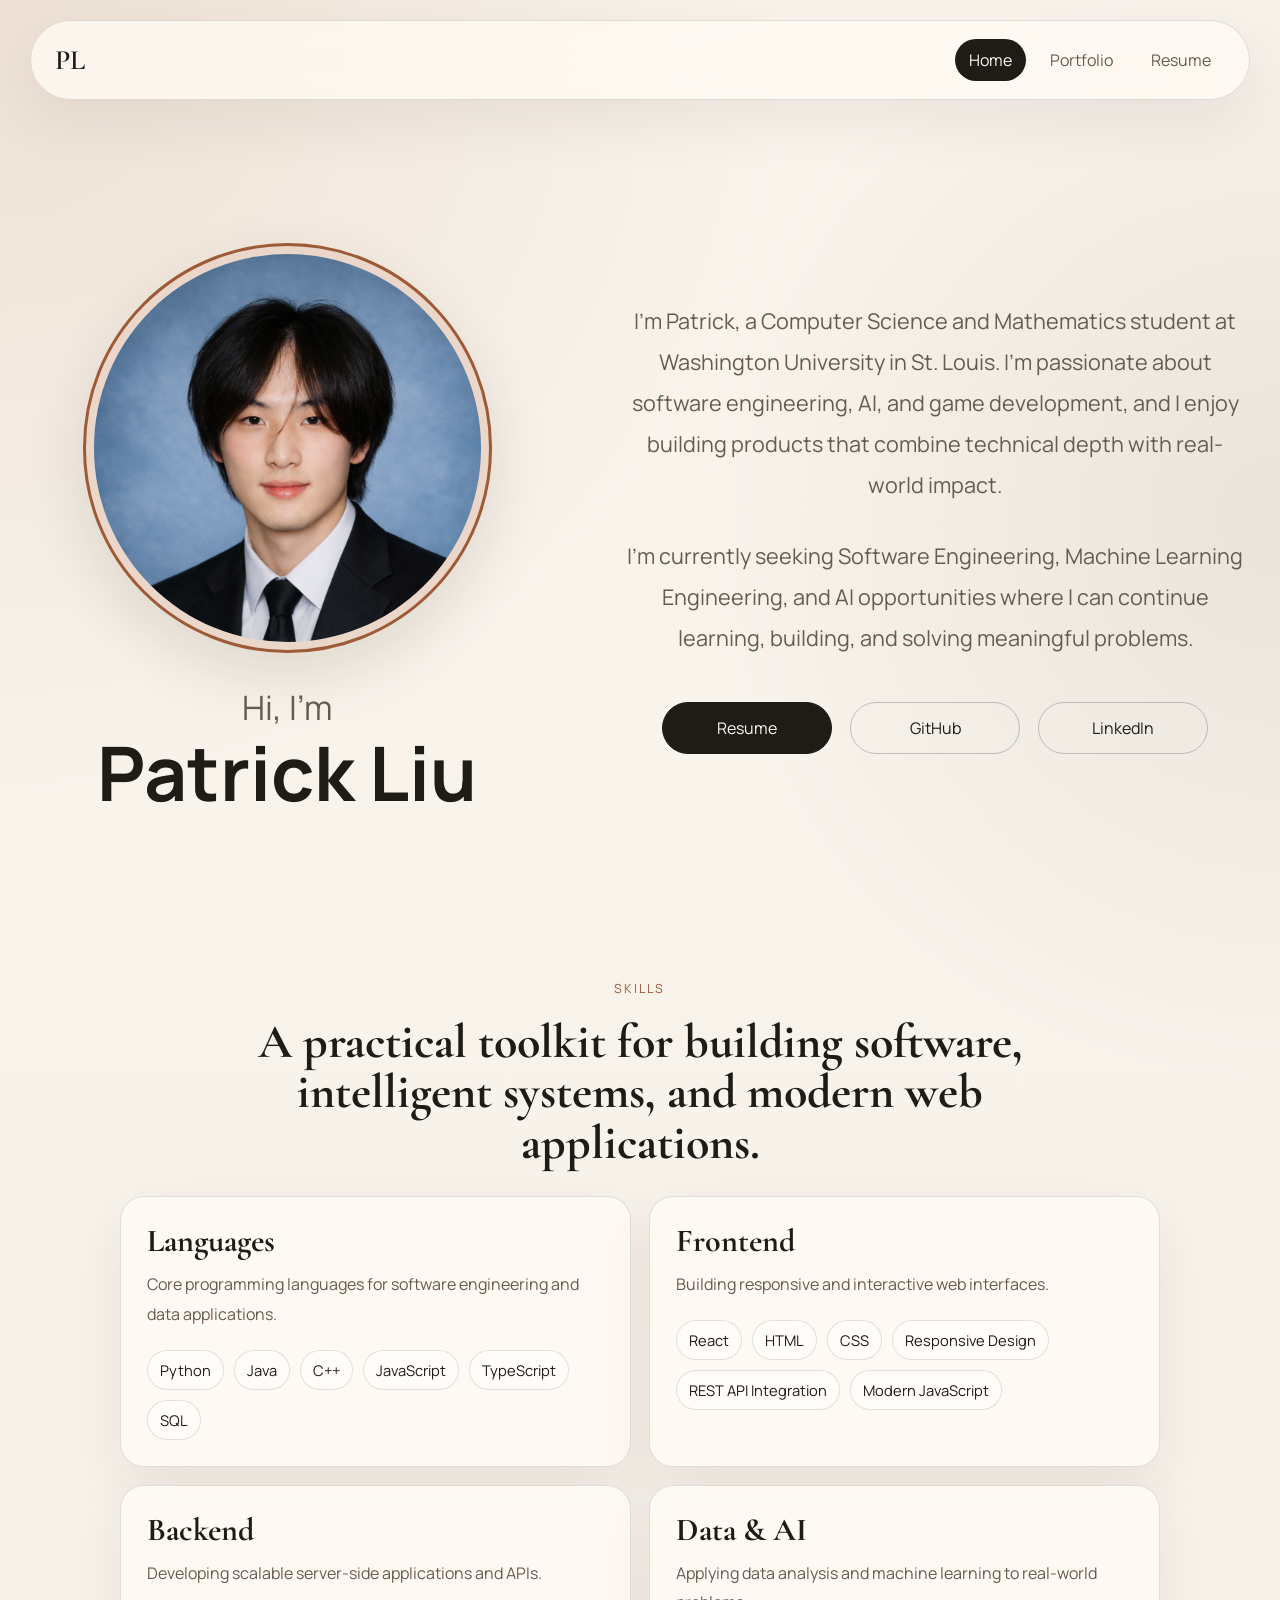
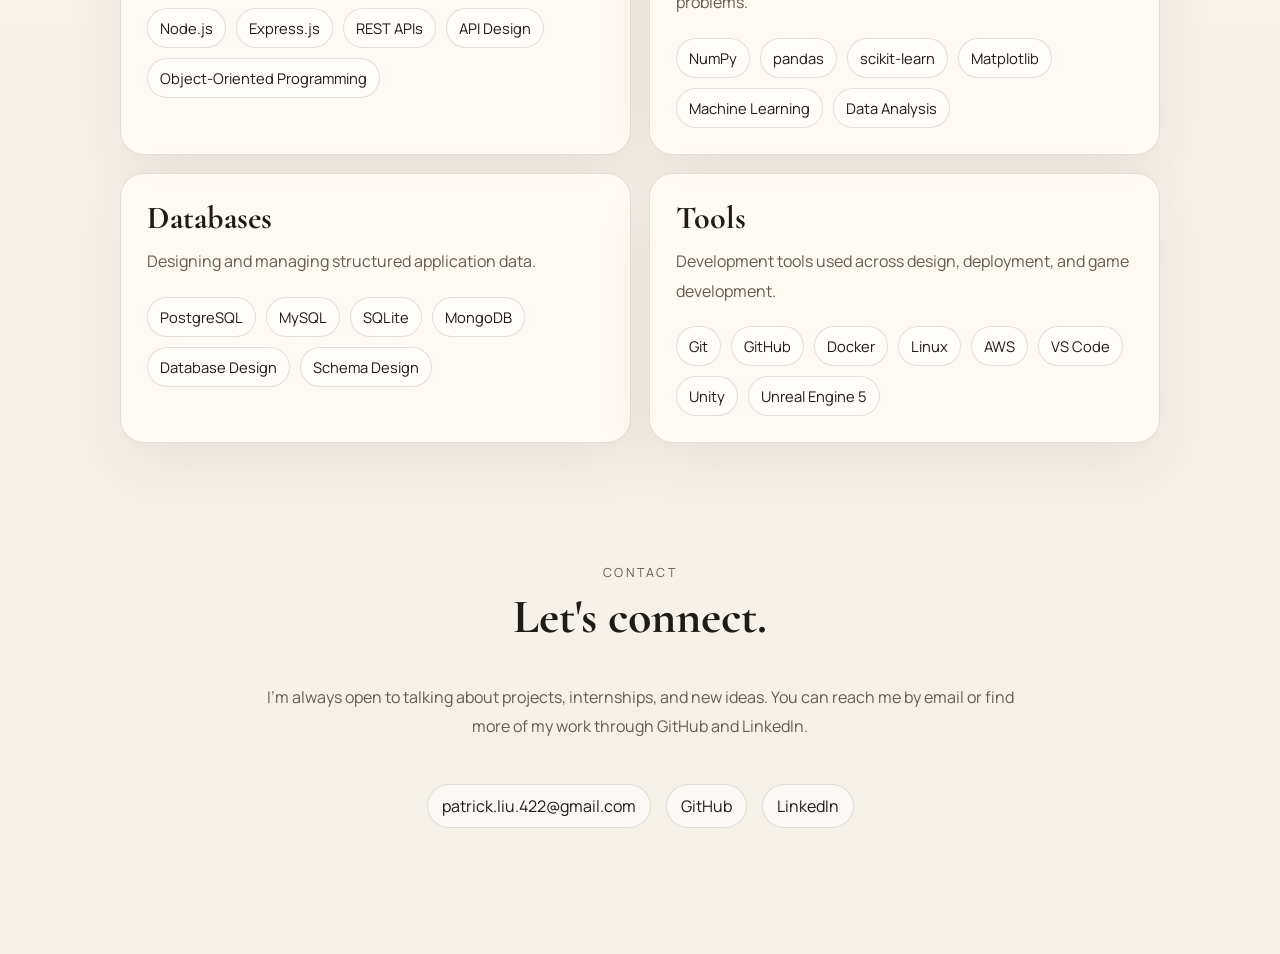
<file: index.html>
<!doctype html>
<html lang="en">
  <head>
    <meta charset="UTF-8" />
    <meta name="viewport" content="width=device-width, initial-scale=1.0" />
    <title>Patrick | Home</title>
    <meta
      name="description"
      content="Patrick's personal website."
    />
    <link rel="preconnect" href="https://fonts.googleapis.com" />
    <link rel="preconnect" href="https://fonts.gstatic.com" crossorigin />
    <link
      href="https://fonts.googleapis.com/css2?family=Cormorant+Garamond:wght@500;600;700&family=Manrope:wght@400;500;600;700&display=swap"
      rel="stylesheet"
    />
    <link rel="stylesheet" href="./styles.css" />
  </head>
  <body data-page="home">
    <div class="site-frame">
      <header class="site-header">
        <a class="wordmark" href="./index.html">PL</a>
        <nav class="site-nav" aria-label="Primary">
          <a href="./index.html">Home</a>
          <a href="./portfolio.html">Portfolio</a>
          <a href="./resume.html">Resume</a>
        </nav>
      </header>

      <main class="home-page">
        <section class="home-intro reveal" aria-label="Introduction">
          <div class="intro-identity">
            <div class="portrait-ring">
              <img
                class="portrait-photo"
                src="./linkedinPhoto.png"
                alt="Portrait of Patrick Liu"
              />
            </div>
            <p class="intro-greeting">Hi, I'm</p>
            <h1>Patrick Liu</h1>
          </div>

          <div class="intro-copy">
            <p>
              I'm Patrick, a Computer Science and Mathematics student at Washington 
              University in St. Louis. I'm passionate about software engineering, AI, 
              and game development, and I enjoy building products that combine 
              technical depth with real-world impact. <br />
            </p>
            <p>
              I'm currently seeking Software Engineering, Machine Learning Engineering, 
              and AI opportunities where I can continue learning, building, and solving 
              meaningful problems.
            </p>

            <div class="intro-links" aria-label="Primary links">
              <a class="button button-dark" href="./resume.html">Resume</a>
              <a class="button" href="https://github.com/lslpatrick" target="_blank" rel="noreferrer">GitHub</a>
              <a class="button" href="https://www.linkedin.com/in/patrick-liu-2914712ba" target="_blank" rel="noreferrer">LinkedIn</a>
            </div>
          </div>
        </section>

        <section class="home-section skills-section reveal" aria-labelledby="skills-title">
          <div class="home-section-head">
            <p class="kicker">Skills</p>
            <h2 id="skills-title">A practical toolkit for building software, intelligent systems, and modern web applications.</h2>
          </div>

          <div class="skills-grid">
            <article class="skill-group">
              <h3>Languages</h3>
              <p>Core programming languages for software engineering and data applications.</p>
              <div class="skill-list">
                <span>Python</span>
                <span>Java</span>
                <span>C++</span>
                <span>JavaScript</span>
                <span>TypeScript</span>
                <span>SQL</span>
              </div>
            </article>

            <article class="skill-group">
              <h3>Frontend</h3>
              <p>Building responsive and interactive web interfaces.</p>
              <div class="skill-list">
                <span>React</span>
                <span>HTML</span>
                <span>CSS</span>
                <span>Responsive Design</span>
                <span>REST API Integration</span>
                <span>Modern JavaScript</span>
              </div>
            </article>

            <article class="skill-group">
              <h3>Backend</h3>
              <p>Developing scalable server-side applications and APIs.</p>
              <div class="skill-list">
                <span>Node.js</span>
                <span>Express.js</span>
                <span>REST APIs</span>
                <span>API Design</span>
                <span>Object-Oriented Programming</span>
              </div>
            </article>

            <article class="skill-group">
              <h3>Data & AI</h3>
              <p>Applying data analysis and machine learning to real-world problems.</p>
              <div class="skill-list">
                <span>NumPy</span>
                <span>pandas</span>
                <span>scikit-learn</span>
                <span>Matplotlib</span>
                <span>Machine Learning</span>
                <span>Data Analysis</span>
              </div>
            </article>

            <article class="skill-group">
              <h3>Databases</h3>
              <p>Designing and managing structured application data.</p>
              <div class="skill-list">
                <span>PostgreSQL</span>
                <span>MySQL</span>
                <span>SQLite</span>
                <span>MongoDB</span>
                <span>Database Design</span>
                <span>Schema Design</span>
              </div>
            </article>

            <article class="skill-group">
              <h3>Tools</h3>
              <p>Development tools used across design, deployment, and game development.</p>
              <div class="skill-list">
                <span>Git</span>
                <span>GitHub</span>
                <span>Docker</span>
                <span>Linux</span>
                <span>AWS</span>
                <span>VS Code</span>
                <span>Unity</span>
                <span>Unreal Engine 5</span>
              </div>
            </article>
          </div>
        </section>

        <section class="home-section contact-home reveal" aria-labelledby="contact-title">
          <div class="home-section-head">
            <p class="kicker">Contact</p>
            <h2 id="contact-title">Let's connect.</h2>
          </div>
          <p>
            I'm always open to talking about projects, internships, and new
            ideas. You can reach me by email or find more of my work through
            GitHub and LinkedIn.
          </p>
          <div class="contact-links">
            <a href="mailto:patrick.liu.422@gmail.com">patrick.liu.422@gmail.com</a>
            <a href="https://github.com/lslpatrick" target="_blank" rel="noreferrer">GitHub</a>
            <a href="https://www.linkedin.com/in/patrick-liu-2914712ba" target="_blank" rel="noreferrer">LinkedIn</a>
          </div>
        </section>
      </main>
    </div>

    <script src="./main.js"></script>
  </body>
</html>
</file>
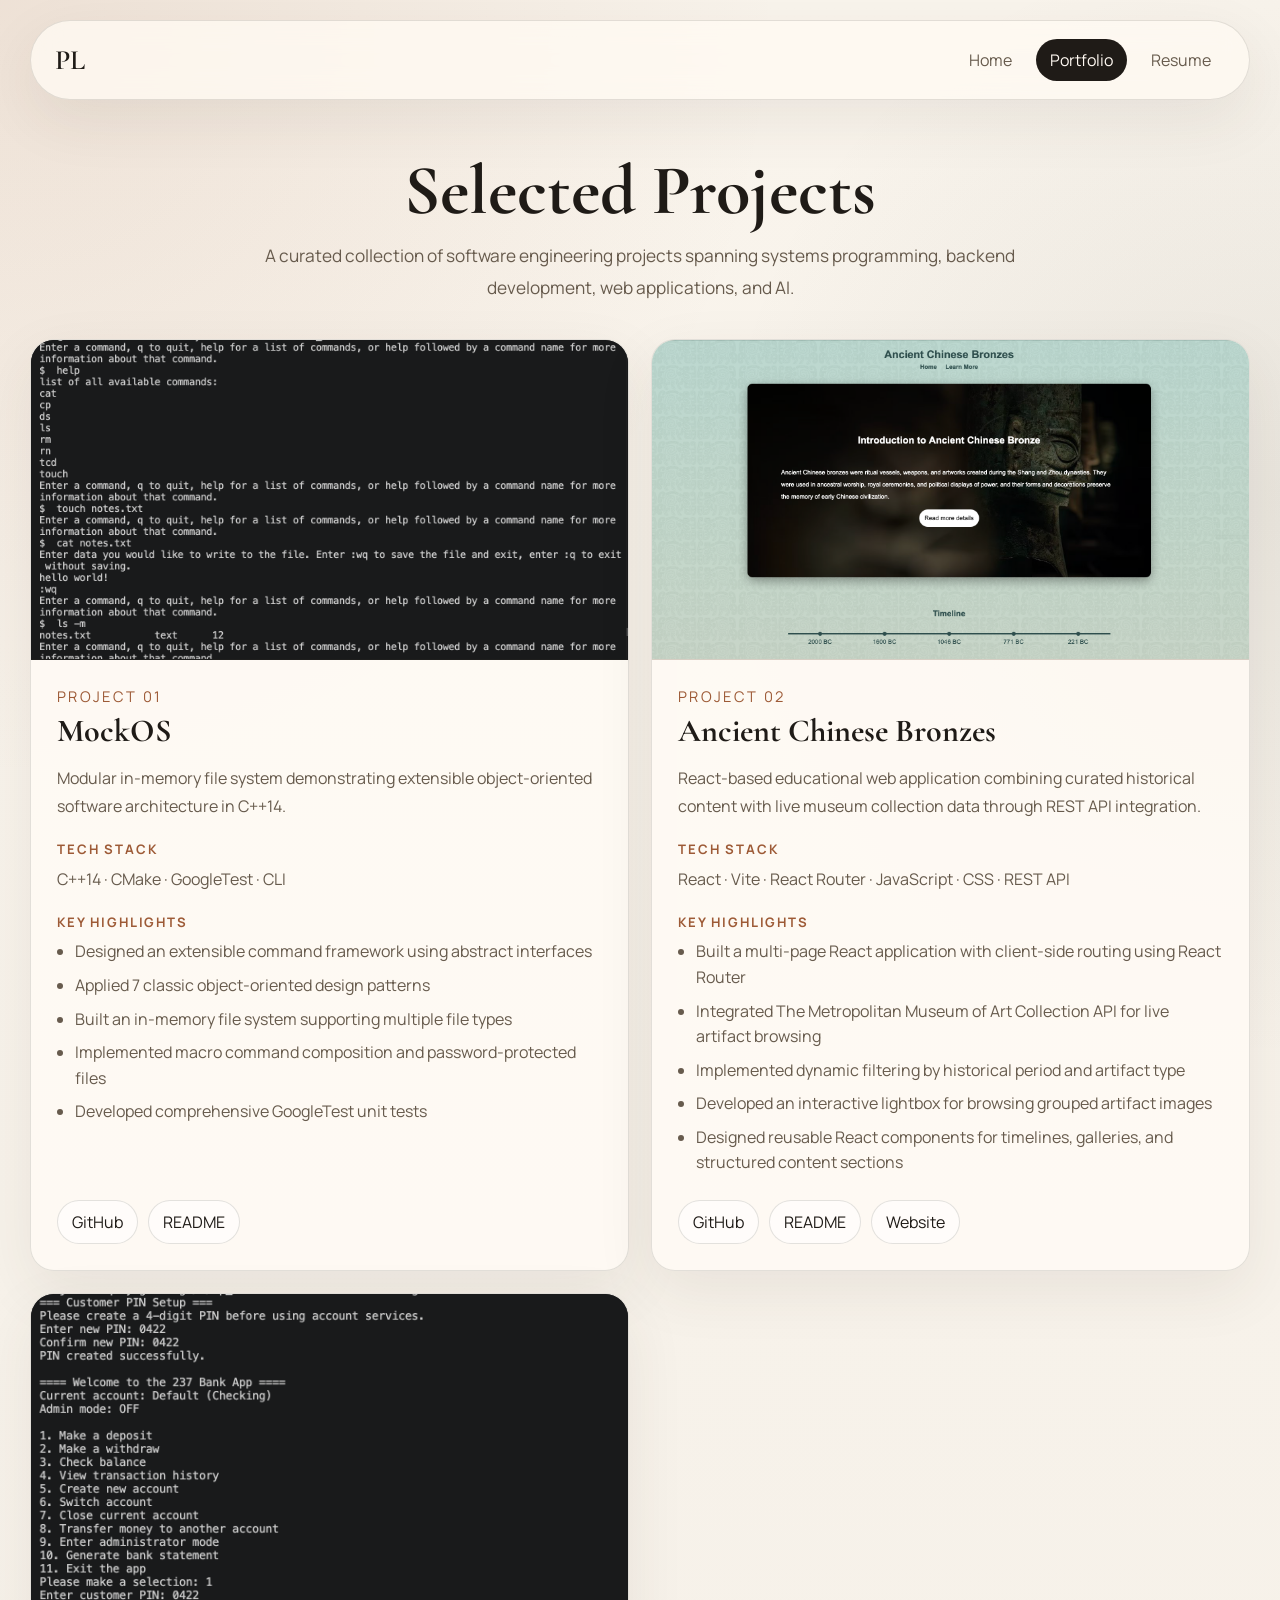
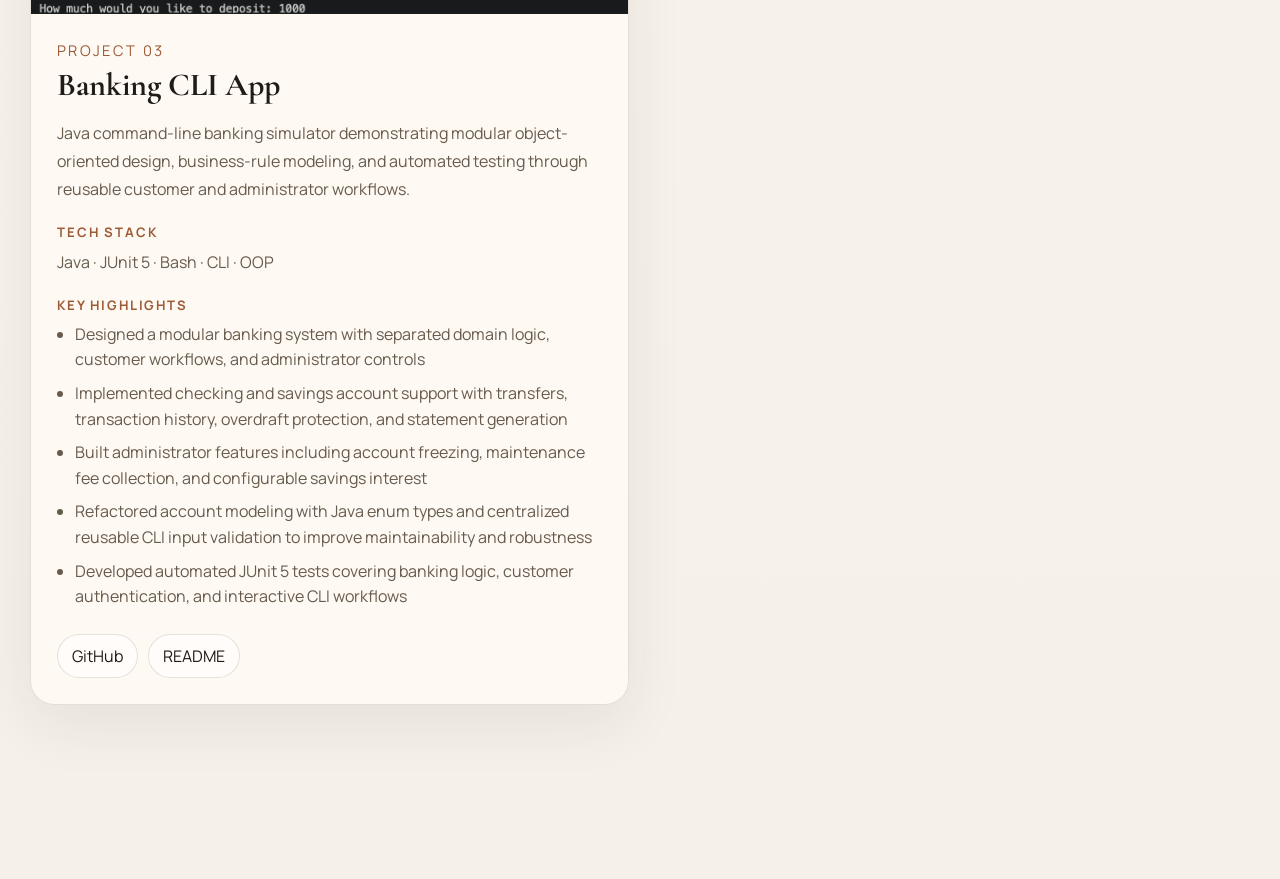
<file: portfolio.html>
<!doctype html>
<html lang="en">
  <head>
    <meta charset="UTF-8" />
    <meta name="viewport" content="width=device-width, initial-scale=1.0" />
    <title>Patrick | Portfolio</title>
    <meta
      name="description"
      content="Selected projects and case studies."
    />
    <link rel="preconnect" href="https://fonts.googleapis.com" />
    <link rel="preconnect" href="https://fonts.gstatic.com" crossorigin />
    <link
      href="https://fonts.googleapis.com/css2?family=Cormorant+Garamond:wght@500;600;700&family=Manrope:wght@400;500;600;700&display=swap"
      rel="stylesheet"
    />
    <link rel="stylesheet" href="./styles.css" />
  </head>
  <body data-page="portfolio">
    <div class="site-frame">
      <header class="site-header">
        <a class="wordmark" href="./index.html">PL</a>
        <nav class="site-nav" aria-label="Primary">
          <a href="./index.html">Home</a>
          <a href="./portfolio.html">Portfolio</a>
          <a href="./resume.html">Resume</a>
        </nav>
      </header>

      <main class="portfolio-layout">
        <section class="portfolio-heading reveal">
          <h1>Selected Projects</h1>
          <p>
            A curated collection of software engineering projects spanning
            systems programming, backend development, web applications, and AI.
          </p>
        </section>

        <section class="portfolio-grid">
          <article class="project-card reveal">
            <div class="project-media terminal-media">
              <img src="./mockos-preview.png" alt="MockOS command line demo" />
            </div>
            <div class="project-body">
              <div class="project-heading">
                <span class="card-index">Project 01</span>
                <h3>MockOS</h3>
              </div>
              <p class="project-summary">
                Modular in-memory file system demonstrating extensible
                object-oriented software architecture in C++14.
              </p>

              <div class="project-section">
                <h4>Tech Stack</h4>
                <p>C++14 · CMake · GoogleTest · CLI</p>
              </div>

              <div class="project-section">
                <h4>Key Highlights</h4>
                <ul class="highlight-list">
                  <li>Designed an extensible command framework using abstract interfaces</li>
                  <li>Applied 7 classic object-oriented design patterns</li>
                  <li>Built an in-memory file system supporting multiple file types</li>
                  <li>Implemented macro command composition and password-protected files</li>
                  <li>Developed comprehensive GoogleTest unit tests</li>
                </ul>
              </div>

              <div class="project-links">
                <a href="https://github.com/lslpatrick/mockos-cpp" target="_blank" rel="noreferrer">GitHub</a>
                <a href="https://github.com/lslpatrick/mockos-cpp#readme" target="_blank" rel="noreferrer">README</a>
              </div>
            </div>
          </article>

          <article class="project-card reveal">
            <div class="project-media">
              <img src="./bronzes-preview.png" alt="Ancient Chinese Bronzes web application preview" />
            </div>
            <div class="project-body">
              <div class="project-heading">
                <span class="card-index">Project 02</span>
                <h3>Ancient Chinese Bronzes</h3>
              </div>
              <p class="project-summary">
                React-based educational web application combining curated
                historical content with live museum collection data through REST
                API integration.
              </p>
              <div class="project-section">
                <h4>Tech Stack</h4>
                <p>React · Vite · React Router · JavaScript · CSS · REST API</p>
              </div>
              <div class="project-section">
                <h4>Key Highlights</h4>
                <ul class="highlight-list">
                  <li>Built a multi-page React application with client-side routing using React Router</li>
                  <li>Integrated The Metropolitan Museum of Art Collection API for live artifact browsing</li>
                  <li>Implemented dynamic filtering by historical period and artifact type</li>
                  <li>Developed an interactive lightbox for browsing grouped artifact images</li>
                  <li>Designed reusable React components for timelines, galleries, and structured content sections</li>
                </ul>
              </div>
              <div class="project-links">
                <a href="https://github.com/lslpatrick/ancient-chinese-bronzes" target="_blank" rel="noreferrer">GitHub</a>
                <a href="https://github.com/lslpatrick/ancient-chinese-bronzes#readme" target="_blank" rel="noreferrer">README</a>
                <a href="https://lslpatrick.github.io/ancient-chinese-bronzes/" target="_blank" rel="noreferrer">Website</a>
              </div>
            </div>
          </article>

          <article class="project-card reveal">
            <div class="project-media terminal-media">
              <img src="./banking-preview.png" alt="Banking CLI App command line demo" />
            </div>
            <div class="project-body">
              <div class="project-heading">
                <span class="card-index">Project 03</span>
                <h3>Banking CLI App</h3>
              </div>
              <p class="project-summary">
                Java command-line banking simulator demonstrating modular
                object-oriented design, business-rule modeling, and automated
                testing through reusable customer and administrator workflows.
              </p>
              <div class="project-section">
                <h4>Tech Stack</h4>
                <p>Java · JUnit 5 · Bash · CLI · OOP</p>
              </div>
              <div class="project-section">
                <h4>Key Highlights</h4>
                <ul class="highlight-list">
                  <li>Designed a modular banking system with separated domain logic, customer workflows, and administrator controls</li>
                  <li>Implemented checking and savings account support with transfers, transaction history, overdraft protection, and statement generation</li>
                  <li>Built administrator features including account freezing, maintenance fee collection, and configurable savings interest</li>
                  <li>Refactored account modeling with Java enum types and centralized reusable CLI input validation to improve maintainability and robustness</li>
                  <li>Developed automated JUnit 5 tests covering banking logic, customer authentication, and interactive CLI workflows</li>
                </ul>
              </div>
              <div class="project-links">
                <a href="https://github.com/lslpatrick/banking-cli-app" target="_blank" rel="noreferrer">GitHub</a>
                <a href="https://github.com/lslpatrick/banking-cli-app#readme" target="_blank" rel="noreferrer">README</a>
              </div>
            </div>
          </article>
        </section>

        <section class="contact-strip portfolio-footer reveal" aria-label="Portfolio navigation">
          <div class="contact-links">
            <a href="./index.html">Home</a>
            <a href="./resume.html">Resume</a>
            <a href="https://github.com/lslpatrick" target="_blank" rel="noreferrer">GitHub</a>
          </div>
        </section>
      </main>
    </div>

    <script src="./main.js"></script>
  </body>
</html>
</file>
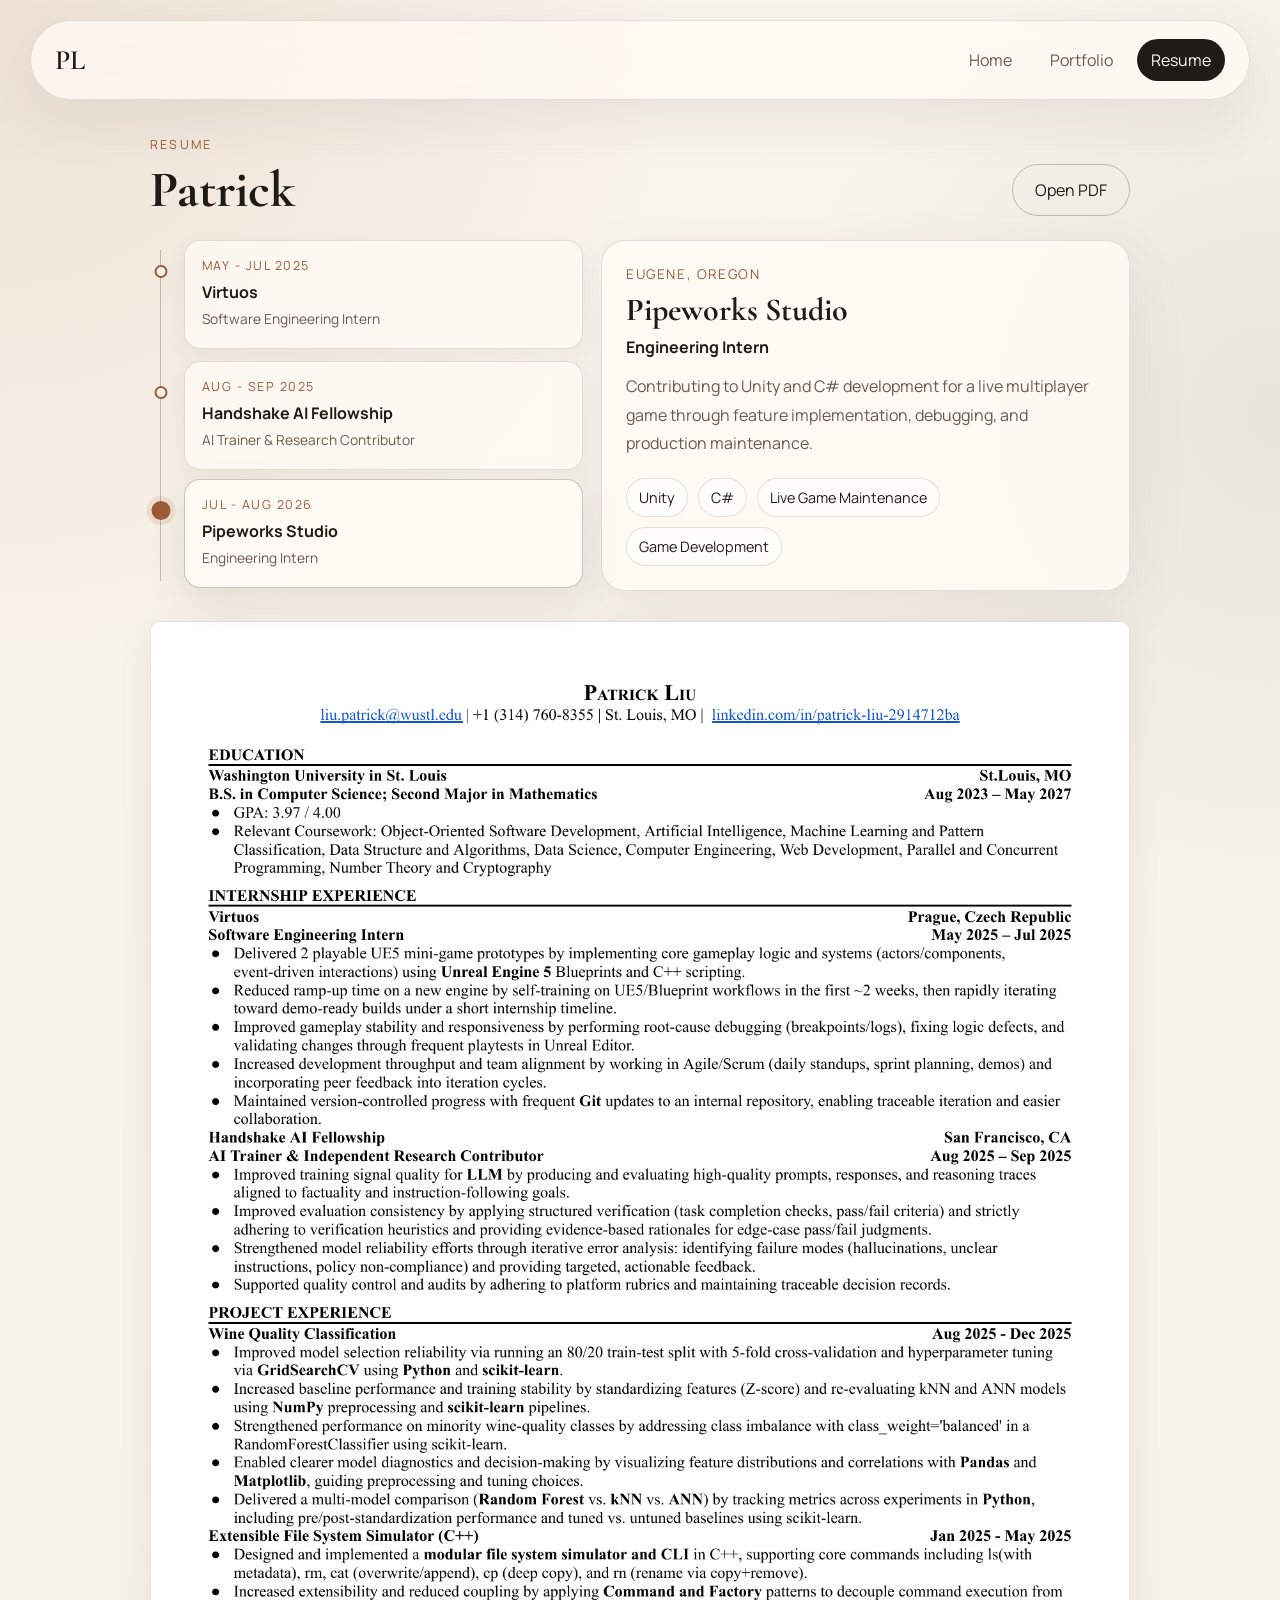
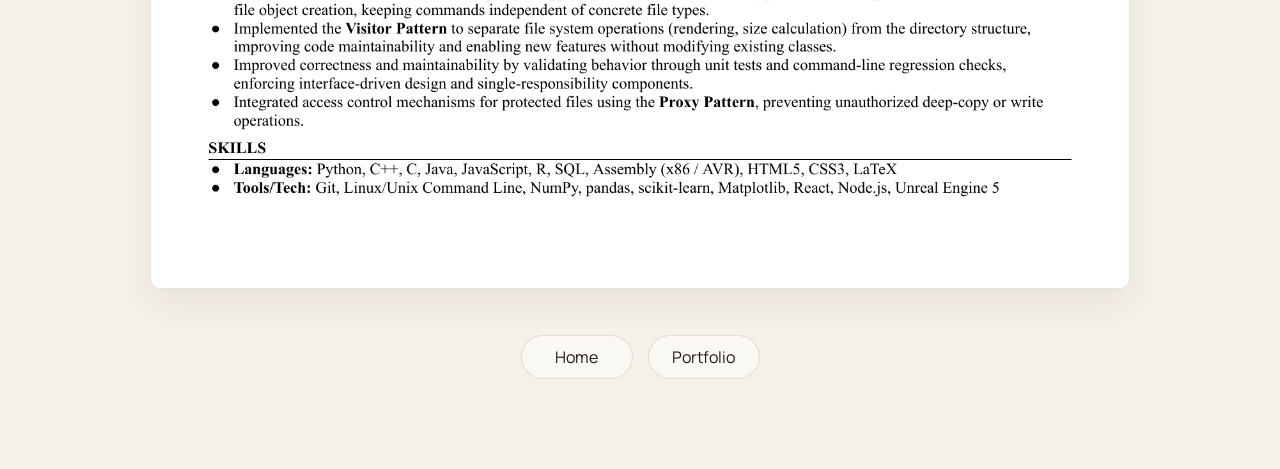
<file: resume.html>
<!doctype html>
<html lang="en">
  <head>
    <meta charset="UTF-8" />
    <meta name="viewport" content="width=device-width, initial-scale=1.0" />
    <title>Patrick | Resume</title>
    <meta
      name="description"
      content="Patrick's resume page."
    />
    <link rel="preconnect" href="https://fonts.googleapis.com" />
    <link rel="preconnect" href="https://fonts.gstatic.com" crossorigin />
    <link
      href="https://fonts.googleapis.com/css2?family=Cormorant+Garamond:wght@500;600;700&family=Manrope:wght@400;500;600;700&display=swap"
      rel="stylesheet"
    />
    <link rel="stylesheet" href="./styles.css" />
  </head>
  <body data-page="resume">
    <div class="site-frame">
      <header class="site-header">
        <a class="wordmark" href="./index.html">PL</a>
        <nav class="site-nav" aria-label="Primary">
          <a href="./index.html">Home</a>
          <a href="./portfolio.html">Portfolio</a>
          <a href="./resume.html">Resume</a>
        </nav>
      </header>

      <main class="resume-page">
        <section class="resume-viewer reveal">
          <div class="resume-viewer-head">
            <div>
              <p class="kicker">Resume</p>
              <h2>Patrick</h2>
            </div>
            <a class="button" href="./Resume_Patrick.pdf" target="_blank" rel="noreferrer">Open PDF</a>
          </div>

          <section class="career-timeline" aria-label="Interactive career timeline">
            <div class="timeline-tabs" role="tablist" aria-label="Experience timeline">
              <button
                class="timeline-tab"
                type="button"
                role="tab"
                aria-selected="false"
                data-timeline-target="virtuos"
              >
                <span>May - Jul 2025</span>
                <strong>Virtuos</strong>
                <small>Software Engineering Intern</small>
              </button>
              <button
                class="timeline-tab"
                type="button"
                role="tab"
                aria-selected="false"
                data-timeline-target="handshake"
              >
                <span>Aug - Sep 2025</span>
                <strong>Handshake AI Fellowship</strong>
                <small>AI Trainer & Research Contributor</small>
              </button>
              <button
                class="timeline-tab is-active is-current"
                type="button"
                role="tab"
                aria-selected="true"
                data-timeline-target="pipeworks"
              >
                <span>Jul - Aug 2026</span>
                <strong>Pipeworks Studio</strong>
                <small>Engineering Intern</small>
              </button>
            </div>

            <div class="timeline-detail">
              <article class="timeline-panel" id="timeline-virtuos" data-timeline-panel="virtuos">
                <p class="timeline-location">Prague, Czech Republic</p>
                <h3>Virtuos</h3>
                <p class="timeline-role">Software Engineering Intern</p>
                <p>
                  Built two Unreal Engine 5 gameplay prototypes while rapidly
                  learning Blueprints, C++, debugging, and Agile development
                  workflows.
                </p>
                <div class="timeline-tags">
                  <span>Unreal Engine 5</span>
                  <span>C++</span>
                  <span>Blueprints</span>
                  <span>Gameplay Systems</span>
                </div>
              </article>

              <article class="timeline-panel" id="timeline-handshake" data-timeline-panel="handshake">
                <p class="timeline-location">San Francisco, CA</p>
                <h3>Handshake AI Fellowship</h3>
                <p class="timeline-role">AI Trainer & Independent Research Contributor</p>
                <p>
                  Improved LLM evaluation quality by creating and reviewing
                  prompts, reasoning traces, verification tasks, and
                  evidence-based model assessments.
                </p>
                <div class="timeline-tags">
                  <span>LLM Evaluation</span>
                  <span>Prompt Quality</span>
                  <span>Error Analysis</span>
                  <span>Verification</span>
                </div>
              </article>

              <article class="timeline-panel is-active" id="timeline-pipeworks" data-timeline-panel="pipeworks">
                <p class="timeline-location">Eugene, Oregon</p>
                <h3>Pipeworks Studio</h3>
                <p class="timeline-role">Engineering Intern</p>
                <p>
                  Contributing to Unity and C# development for a live
                  multiplayer game through feature implementation, debugging,
                  and production maintenance.
                </p>
                <div class="timeline-tags">
                  <span>Unity</span>
                  <span>C#</span>
                  <span>Live Game Maintenance</span>
                  <span>Game Development</span>
                </div>
              </article>
            </div>
          </section>

          <div class="pdf-shell">
            <img
              class="resume-image"
              src="./resume-page-1.png"
              alt="Patrick Liu resume"
            />
          </div>

          <section class="contact-strip portfolio-footer resume-footer reveal" aria-label="Resume navigation">
            <div class="contact-links">
              <a href="./index.html">Home</a>
              <a href="./portfolio.html">Portfolio</a>
            </div>
          </section>
        </section>
      </main>
    </div>

    <script src="./main.js"></script>
  </body>
</html>
</file>
<file: styles.css>
:root {
  --bg: #f5f0e8;
  --paper: rgba(255, 251, 245, 0.86);
  --paper-strong: #fffaf4;
  --ink: #1f1b17;
  --muted: #675b4d;
  --line: rgba(31, 27, 23, 0.12);
  --line-strong: rgba(31, 27, 23, 0.24);
  --accent: #9d5a36;
  --accent-soft: #ead7ca;
  --olive: #30372f;
  --shadow: 0 20px 60px rgba(60, 45, 33, 0.08);
  --radius-xl: 34px;
  --radius-lg: 24px;
  --radius-md: 18px;
  --content-width: 1220px;
}

* {
  box-sizing: border-box;
}

html {
  scroll-behavior: smooth;
}

body {
  margin: 0;
  min-height: 100vh;
  font-family: "Manrope", sans-serif;
  color: var(--ink);
  background:
    radial-gradient(circle at top left, rgba(157, 90, 54, 0.12), transparent 28%),
    radial-gradient(circle at right 20%, rgba(48, 55, 47, 0.08), transparent 24%),
    linear-gradient(180deg, #f9f4ec 0%, var(--bg) 100%);
}

a {
  color: inherit;
  text-decoration: none;
}

img {
  max-width: 100%;
  display: block;
}

.site-frame {
  width: min(var(--content-width), calc(100% - 32px));
  margin: 20px auto 36px;
}

.site-header {
  display: flex;
  justify-content: space-between;
  align-items: center;
  gap: 20px;
  padding: 18px 24px;
  border: 1px solid var(--line);
  border-radius: 999px;
  background: rgba(255, 250, 243, 0.78);
  box-shadow: var(--shadow);
  backdrop-filter: blur(14px);
  position: sticky;
  top: 12px;
  z-index: 10;
}

h1,
h2,
h3,
.resume-role,
.metric-value {
  font-family: "Cormorant Garamond", serif;
}

.wordmark {
  font-family: "Cormorant Garamond", serif;
  font-size: 1.75rem;
  font-weight: 600;
  letter-spacing: 0;
  text-transform: none;
}

.site-nav {
  display: flex;
  flex-wrap: wrap;
  gap: 10px;
}

.site-nav a {
  padding: 10px 14px;
  border-radius: 999px;
  color: var(--muted);
  transition: background 180ms ease, color 180ms ease;
}

body[data-page="home"] .site-nav a[href="./index.html"],
body[data-page="portfolio"] .site-nav a[href="./portfolio.html"],
body[data-page="resume"] .site-nav a[href="./resume.html"] {
  background: var(--ink);
  color: #fff9f2;
}

.page-grid {
  display: grid;
  gap: 20px;
  margin-top: 18px;
}

.home-grid {
  grid-template-columns: 1.45fr 0.85fr;
  align-items: start;
}

.home-simple {
  grid-template-columns: minmax(420px, 0.95fr) minmax(420px, 1.05fr);
  min-height: calc(100vh - 150px);
  align-items: stretch;
}

.home-page {
  display: grid;
  gap: 70px;
  margin-top: 72px;
}

.home-intro {
  display: grid;
  grid-template-columns: minmax(320px, 0.9fr) minmax(480px, 1.1fr);
  gap: 76px;
  align-items: center;
  min-height: calc(100vh - 190px);
}

.intro-identity {
  display: grid;
  justify-items: center;
  text-align: center;
}

.portrait-ring {
  --portrait-size: min(430px, 32vw);
  width: var(--portrait-size);
  height: var(--portrait-size);
  min-width: 280px;
  min-height: 280px;
  padding: 8px;
  border-radius: 50%;
  background: var(--accent-soft);
  border: 3px solid var(--accent);
  box-shadow: 0 22px 60px rgba(60, 45, 33, 0.12);
}

.portrait-ring .portrait-placeholder,
.portrait-ring .portrait-photo {
  width: 100%;
  height: 100%;
  min-height: 0;
  border-radius: 50%;
  overflow: hidden;
}

.portrait-ring .portrait-photo {
  display: block;
  object-fit: cover;
  object-position: 50% 0%;
}

.intro-greeting {
  margin: 34px 0 0;
  color: var(--muted);
  font-size: 2.1rem;
  line-height: 1.2;
}

.intro-identity h1 {
  max-width: none;
  margin-top: 8px;
  font-family: "Manrope", sans-serif;
  font-size: 4.7rem;
  font-weight: 700;
  line-height: 1;
  letter-spacing: 0;
}

.intro-copy {
  display: grid;
  justify-items: center;
  text-align: center;
}

.intro-copy p {
  max-width: 760px;
  margin: 0;
  color: var(--muted);
  font-size: 1.35rem;
  line-height: 1.9;
}

.intro-copy p + p {
  margin-top: 30px;
}

.intro-links {
  display: flex;
  flex-wrap: wrap;
  justify-content: center;
  gap: 18px;
  margin-top: 44px;
}

.intro-links .button {
  min-width: 170px;
}

.home-section {
  padding: 28px 0 8px;
}

.home-section-head {
  display: grid;
  gap: 8px;
  margin-bottom: 28px;
  justify-items: center;
  text-align: center;
}

.home-section-head h2 {
  max-width: 860px;
  margin: 0 auto;
  font-size: 3rem;
  line-height: 1.05;
  letter-spacing: 0;
}

.skills-grid {
  display: grid;
  grid-template-columns: repeat(2, minmax(0, 1fr));
  gap: 18px;
  max-width: 1040px;
  margin: 0 auto;
}

.skill-group {
  padding: 26px;
  border: 1px solid var(--line);
  border-radius: var(--radius-lg);
  background: var(--paper);
  box-shadow: var(--shadow);
  transform: translateY(0);
  transition:
    transform 220ms ease,
    border-color 220ms ease,
    background 220ms ease,
    box-shadow 220ms ease;
}

.skill-group:hover {
  transform: translateY(-7px);
  border-color: var(--line-strong);
  background: var(--paper-strong);
  box-shadow: 0 24px 70px rgba(60, 45, 33, 0.13);
}

.skill-group h3 {
  margin: 0;
  font-size: 2rem;
  line-height: 1.1;
  letter-spacing: 0;
}

.skill-group p,
.contact-home p {
  max-width: 760px;
  margin: 12px 0 0;
  color: var(--muted);
  line-height: 1.85;
}

.skill-list {
  display: flex;
  flex-wrap: wrap;
  gap: 10px;
  margin-top: 20px;
}

.skill-list span {
  padding: 9px 12px;
  border-radius: 999px;
  border: 1px solid var(--line);
  background: rgba(255, 255, 255, 0.56);
  color: var(--ink);
  font-size: 0.92rem;
  transition:
    border-color 220ms ease,
    background 220ms ease,
    transform 220ms ease;
}

.skill-group:hover .skill-list span {
  border-color: rgba(157, 90, 54, 0.28);
  background: rgba(255, 255, 255, 0.78);
}

.skill-group:hover .skill-list span:hover {
  transform: translateY(-2px);
}

.contact-home {
  padding-bottom: 70px;
  display: grid;
  justify-items: center;
  text-align: center;
}

.contact-home p {
  margin-left: auto;
  margin-right: auto;
}

.contact-home .contact-links {
  justify-content: center;
  margin-top: 22px;
}

.hero-panel,
.profile-panel,
.section-card,
.portfolio-card,
.resume-card,
.resume-section,
.experience-item,
.contact-strip {
  border: 1px solid var(--line);
  border-radius: var(--radius-xl);
  background: var(--paper);
  box-shadow: var(--shadow);
  backdrop-filter: blur(14px);
}

.hero-panel {
  padding: 38px 36px 40px;
  min-height: 500px;
  display: flex;
  flex-direction: column;
  justify-content: center;
}

.home-copy {
  min-height: 620px;
}

.photo-panel {
  padding: 30px;
  border: 1px solid var(--line);
  border-radius: var(--radius-xl);
  background: linear-gradient(180deg, rgba(234, 215, 202, 0.72), rgba(255, 250, 245, 0.92));
  box-shadow: var(--shadow);
  backdrop-filter: blur(14px);
}

.portrait-frame {
  height: 100%;
  min-height: 620px;
  border-radius: 28px;
  padding: 18px;
  background: rgba(255, 255, 255, 0.35);
  border: 1px solid rgba(31, 27, 23, 0.08);
}

.portrait-placeholder {
  height: 100%;
  min-height: 580px;
  border-radius: 22px;
  display: grid;
  place-items: center;
  background:
    radial-gradient(circle at 50% 28%, rgba(255, 255, 255, 0.85), transparent 14%),
    radial-gradient(circle at 50% 46%, rgba(255, 255, 255, 0.72), transparent 24%),
    linear-gradient(180deg, #c8b7aa 0%, #a48c7c 100%);
  color: rgba(255, 250, 245, 0.88);
  font-family: "Cormorant Garamond", serif;
  font-size: 2rem;
  letter-spacing: 0.04em;
}

.profile-panel {
  padding: 28px;
  background: linear-gradient(180deg, #2f352e 0%, #44473b 100%);
  color: #f8efe4;
}

.panel-label,
.kicker {
  margin: 0 0 12px;
  color: var(--accent);
  text-transform: uppercase;
  letter-spacing: 0.18em;
  font-size: 0.78rem;
}

.profile-panel .panel-label {
  color: rgba(248, 239, 228, 0.68);
}

h1 {
  margin: 0;
  font-size: clamp(3.1rem, 6vw, 6rem);
  line-height: 0.92;
  letter-spacing: -0.03em;
  max-width: 9ch;
}

.lead {
  max-width: 700px;
  margin: 22px 0 0;
  font-size: 1.06rem;
  line-height: 1.9;
  color: var(--muted);
}

.hero-actions {
  display: flex;
  flex-wrap: wrap;
  gap: 12px;
  margin-top: 28px;
}

.stacked-links {
  max-width: 260px;
  flex-direction: column;
}

.stacked-links .button {
  width: 100%;
}

.button {
  display: inline-flex;
  align-items: center;
  justify-content: center;
  padding: 14px 22px;
  border-radius: 999px;
  border: 1px solid var(--line-strong);
  background: transparent;
}

.button:hover {
  transform: scale(1.1);
  transition-duration: 0.3s;
}

.button.button-dark {
  background: var(--ink);
  color: #fff9f2;
  border-color: var(--ink);
}

.profile-lines p,
.two-column-copy p,
.overview-item p,
.note-copy,
.portfolio-card p,
.experience-meta,
.resume-copy,
.contact-strip p {
  line-height: 1.85;
  color: var(--muted);
}

.profile-lines {
  display: grid;
  gap: 10px;
}

.profile-lines p {
  margin: 0;
  padding-bottom: 12px;
  border-bottom: 1px solid rgba(255, 248, 239, 0.12);
  color: rgba(248, 239, 228, 0.88);
}

.section-card {
  padding: 30px;
}

.section-head h2 {
  margin: 0;
  font-size: clamp(2rem, 4vw, 3.6rem);
  line-height: 1;
  letter-spacing: -0.03em;
}

.compact h2 {
  font-size: clamp(1.8rem, 3vw, 2.8rem);
}

.two-column-copy {
  display: grid;
  grid-template-columns: repeat(2, minmax(0, 1fr));
  gap: 22px;
  margin-top: 18px;
}

.overview-panel {
  grid-column: 1 / -1;
}

.overview-list {
  display: grid;
  grid-template-columns: repeat(3, minmax(0, 1fr));
  gap: 16px;
  margin-top: 24px;
}

.overview-item {
  display: grid;
  grid-template-columns: auto 1fr;
  gap: 14px;
  align-items: start;
  padding: 20px;
  border-radius: var(--radius-lg);
  border: 1px solid var(--line);
  background: rgba(255, 255, 255, 0.44);
}

.overview-item h3,
.portfolio-card h3,
.metric-value,
.resume-section h3 {
  margin: 0;
  font-size: 1.8rem;
}

.overview-item p,
.portfolio-card p {
  margin: 8px 0 0;
}

.overview-index {
  font-family: "Cormorant Garamond", serif;
  font-size: 1.8rem;
  color: var(--accent);
}

.note-panel {
  grid-column: 1 / -1;
  background: linear-gradient(135deg, rgba(234, 215, 202, 0.72), rgba(255, 250, 244, 0.9));
}

.portfolio-layout,
.resume-layout {
  display: grid;
  gap: 28px;
  margin-top: 42px;
}

.portfolio-heading {
  display: grid;
  justify-items: center;
  text-align: center;
  gap: 14px;
  padding: 14px 0 8px;
}

.portfolio-heading h1 {
  max-width: none;
  margin: 0;
  font-size: 4.4rem;
  line-height: 1;
  letter-spacing: 0;
}

.portfolio-heading p {
  max-width: 820px;
  margin: 0;
  color: var(--muted);
  font-size: 1.08rem;
  line-height: 1.8;
}

.portfolio-intro,
.resume-hero {
  display: grid;
  grid-template-columns: 1.2fr 0.8fr;
  gap: 20px;
}

.portfolio-card,
.resume-card {
  padding: 28px;
}

.metric-stack {
  display: grid;
  gap: 14px;
}

.metric {
  padding: 18px 0;
  border-bottom: 1px solid var(--line);
}

.metric-label {
  display: block;
  margin-bottom: 6px;
  color: var(--muted);
  font-size: 0.86rem;
  text-transform: uppercase;
  letter-spacing: 0.14em;
}

.portfolio-grid {
  display: grid;
  grid-template-columns: repeat(2, minmax(0, 1fr));
  gap: 22px;
  align-items: stretch;
}

.portfolio-card {
  min-height: 280px;
}

.project-card {
  display: grid;
  grid-template-rows: 320px 1fr;
  min-height: 720px;
  overflow: hidden;
  border: 1px solid var(--line);
  border-radius: var(--radius-lg);
  background: var(--paper);
  box-shadow: var(--shadow);
  transform: translateY(0);
  transition:
    transform 220ms ease,
    border-color 220ms ease,
    background 220ms ease,
    box-shadow 220ms ease;
}

.project-card:hover {
  transform: translateY(-7px);
  border-color: var(--line-strong);
  background: var(--paper-strong);
  box-shadow: 0 24px 70px rgba(60, 45, 33, 0.13);
}

.project-media {
  min-width: 0;
  overflow: hidden;
  border-bottom: 1px solid var(--line);
  background: #f1e7dc;
}

.project-media img {
  width: 100%;
  height: 100%;
  object-fit: cover;
  object-position: left top;
  transition: transform 260ms ease;
}

.project-card:hover .project-media img {
  transform: scale(1.025);
}

.terminal-media {
  background: #1f1f1f;
}

.placeholder-media {
  display: grid;
  place-items: center;
  color: var(--muted);
  font-size: 0.9rem;
  letter-spacing: 0;
  background:
    linear-gradient(135deg, rgba(255, 255, 255, 0.5), transparent 52%),
    #f7e5db;
}

.placeholder-media.alt-one {
  background:
    linear-gradient(135deg, rgba(255, 255, 255, 0.48), transparent 52%),
    #dfe6d8;
}

.placeholder-media.alt-two {
  background:
    linear-gradient(135deg, rgba(255, 255, 255, 0.48), transparent 52%),
    #efe3c8;
}

.project-body {
  display: flex;
  flex-direction: column;
  padding: 26px;
}

.project-heading {
  display: grid;
  gap: 8px;
}

.project-heading h3 {
  margin: 0;
  font-size: 2rem;
  line-height: 1.08;
  letter-spacing: 0;
}

.project-summary {
  margin: 16px 0 0;
  color: var(--muted);
  line-height: 1.75;
}

.project-section {
  margin-top: 20px;
}

.project-section h4 {
  margin: 0 0 8px;
  color: var(--accent);
  font-size: 0.82rem;
  text-transform: uppercase;
  letter-spacing: 0.14em;
}

.project-section p {
  margin: 0;
  color: var(--muted);
  line-height: 1.7;
}

.highlight-list {
  display: grid;
  gap: 8px;
  margin: 0;
  padding-left: 18px;
  color: var(--muted);
  line-height: 1.6;
}

.project-links {
  display: flex;
  flex-wrap: wrap;
  gap: 10px;
  margin-top: auto;
  padding-top: 24px;
}

.project-links a {
  padding: 10px 14px;
  border-radius: 999px;
  border: 1px solid var(--line);
  background: rgba(255, 255, 255, 0.56);
  transition:
    border-color 220ms ease,
    background 220ms ease,
    transform 220ms ease;
}

.project-links a:hover {
  transform: translateY(-2px);
  border-color: rgba(157, 90, 54, 0.3);
  background: rgba(255, 255, 255, 0.82);
}

.portfolio-card header,
.experience-head {
  display: flex;
  justify-content: space-between;
  gap: 16px;
  align-items: start;
}

.card-index {
  color: var(--accent);
  font-size: 0.92rem;
  letter-spacing: 0.16em;
  text-transform: uppercase;
}

.tag-row,
.skill-row {
  display: flex;
  flex-wrap: wrap;
  gap: 10px;
  margin-top: 18px;
}

.tag-row span,
.skill-row span {
  padding: 9px 12px;
  border-radius: 999px;
  border: 1px solid var(--line);
  background: rgba(255, 255, 255, 0.56);
  font-size: 0.92rem;
}

.resume-layout {
  grid-template-columns: 0.82fr 1.18fr;
  align-items: start;
}

.resume-page {
  display: block;
  margin-top: 18px;
}

.resume-viewer {
  max-width: 980px;
  margin: 0 auto;
  padding: 18px 0 0;
  border: 0;
  border-radius: 0;
  background: transparent;
  box-shadow: none;
  backdrop-filter: none;
}

.resume-viewer-head {
  display: flex;
  justify-content: space-between;
  align-items: end;
  gap: 16px;
  margin-bottom: 20px;
}

.resume-viewer-head h2 {
  margin: 0;
  font-size: clamp(2.2rem, 4vw, 3.4rem);
  line-height: 1;
}

.career-timeline {
  display: grid;
  grid-template-columns: 0.9fr 1.1fr;
  gap: 18px;
  margin: 24px 0 30px;
}

.timeline-tabs {
  position: relative;
  display: grid;
  gap: 12px;
  --timeline-axis: 10px;
  padding-left: 34px;
}

.timeline-tabs::before {
  content: "";
  position: absolute;
  left: var(--timeline-axis);
  top: 10px;
  bottom: 10px;
  width: 1px;
  background: var(--line-strong);
}

.timeline-tab {
  position: relative;
  display: grid;
  gap: 5px;
  width: 100%;
  padding: 16px 17px;
  border: 1px solid var(--line);
  border-radius: 16px;
  background: rgba(255, 251, 245, 0.72);
  color: var(--ink);
  font: inherit;
  text-align: left;
  cursor: pointer;
  box-shadow: 0 8px 22px rgba(60, 45, 33, 0.05);
  transform: translateY(0);
  transition:
    transform 200ms ease,
    border-color 200ms ease,
    background 200ms ease,
    box-shadow 200ms ease;
}

.timeline-tab::before {
  content: "";
  position: absolute;
  left: calc(-34px + var(--timeline-axis));
  top: 24px;
  width: 9px;
  height: 9px;
  border-radius: 50%;
  background: var(--bg);
  border: 2px solid var(--accent);
  transform: translateX(-50%);
  transition:
    width 200ms ease,
    height 200ms ease,
    top 200ms ease,
    left 200ms ease,
    background 200ms ease,
    box-shadow 200ms ease,
    transform 200ms ease;
}

.timeline-tab span {
  color: var(--accent);
  font-size: 0.78rem;
  text-transform: uppercase;
  letter-spacing: 0.12em;
}

.timeline-tab strong {
  font-size: 1rem;
  line-height: 1.2;
}

.timeline-tab small {
  color: var(--muted);
  font-size: 0.86rem;
  line-height: 1.35;
}

.timeline-tab:hover,
.timeline-tab.is-active {
  transform: translateY(-3px);
  border-color: var(--line-strong);
  background: var(--paper-strong);
  box-shadow: 0 16px 38px rgba(60, 45, 33, 0.1);
}

.timeline-tab.is-active::before {
  top: 21px;
  left: calc(-34px + var(--timeline-axis));
  width: 15px;
  height: 15px;
  background: var(--accent);
  box-shadow: 0 0 0 5px rgba(157, 90, 54, 0.12);
  animation: timelinePulse 260ms ease;
}

.timeline-detail {
  min-height: 270px;
  padding: 24px;
  border: 1px solid var(--line);
  border-radius: var(--radius-lg);
  background: var(--paper);
  box-shadow: var(--shadow);
}

.timeline-panel {
  display: none;
  animation: timelineFade 220ms ease;
}

.timeline-panel.is-active {
  display: block;
}

.timeline-location {
  margin: 0 0 10px;
  color: var(--accent);
  font-size: 0.84rem;
  text-transform: uppercase;
  letter-spacing: 0.12em;
}

.timeline-panel h3 {
  margin: 0;
  font-size: 2rem;
  line-height: 1.08;
  letter-spacing: 0;
}

.timeline-role {
  margin: 8px 0 0;
  color: var(--ink);
  font-weight: 700;
}

.timeline-panel p:not(.timeline-location):not(.timeline-role) {
  margin: 14px 0 0;
  color: var(--muted);
  line-height: 1.8;
}

.timeline-tags {
  display: flex;
  flex-wrap: wrap;
  gap: 10px;
  margin-top: 20px;
}

.timeline-tags span {
  padding: 9px 12px;
  border-radius: 999px;
  border: 1px solid var(--line);
  background: rgba(255, 255, 255, 0.56);
  font-size: 0.9rem;
}

@keyframes timelineFade {
  from {
    opacity: 0;
    transform: translateY(8px);
  }

  to {
    opacity: 1;
    transform: translateY(0);
  }
}

@keyframes timelinePulse {
  0% {
    transform: translateX(-50%) scale(0.72);
  }

  70% {
    transform: translateX(-50%) scale(1.18);
  }

  100% {
    transform: translateX(-50%) scale(1);
  }
}

.pdf-shell {
  padding: 0;
  border-radius: 12px;
  background: transparent;
  border: 0;
}

.pdf-frame,
.resume-image {
  width: 100%;
  border: 1px solid var(--line);
  border-radius: 10px;
  background: #ffffff;
  box-shadow: 0 12px 34px rgba(60, 45, 33, 0.08);
}

.pdf-frame {
  height: 980px;
}

.resume-image {
  display: block;
  height: auto;
}

.resume-section {
  padding: 28px;
}

.resume-role {
  margin: 0;
  font-size: 2.1rem;
}

.resume-copy {
  margin: 14px 0 0;
}

.resume-block {
  margin-top: 24px;
}

.resume-block:first-of-type {
  margin-top: 0;
}

.resume-block h4 {
  margin: 0 0 10px;
  font-size: 0.88rem;
  letter-spacing: 0.16em;
  text-transform: uppercase;
  color: var(--accent);
}

.resume-block p {
  margin: 0;
  line-height: 1.8;
  color: var(--muted);
}

.experience-list {
  display: grid;
  gap: 16px;
}

.experience-item {
  padding: 24px;
}

.experience-item h3 {
  margin: 0;
  font-size: 1.7rem;
}

.experience-meta {
  margin: 12px 0 0;
}

.contact-strip {
  padding: 22px 26px;
  display: flex;
  justify-content: space-between;
  align-items: center;
  gap: 16px;
}

.portfolio-footer {
  justify-content: center;
  padding: 12px 0 54px;
  background: transparent;
  border: 0;
  box-shadow: none;
}

.resume-footer {
  margin-top: 34px;
}

.portfolio-footer .contact-links {
  justify-content: center;
  padding: 0;
}

.portfolio-footer .contact-links a {
  min-width: 112px;
  text-align: center;
}

.contact-links {
  padding: 20px 0;
  display: flex;
  flex-wrap: wrap;
  gap: 15px;
}

.contact-links a {
  padding: 10px 14px;
  border-radius: 999px;
  border: 1px solid var(--line);
  background: rgba(255, 255, 255, 0.5);
}

.contact-links a:hover {
  transform: scale(1.1);
  transition-duration: 0.3s;
}

.reveal {
  opacity: 0;
  transform: translateY(24px);
  transition: opacity 500ms ease, transform 500ms ease;
}

.reveal.is-visible {
  opacity: 1;
  transform: translateY(0);
}

@media (max-width: 980px) {
  .home-grid,
  .home-simple,
  .home-intro,
  .portfolio-intro,
  .resume-layout,
  .resume-hero,
  .overview-list,
  .portfolio-grid,
  .skills-grid,
  .two-column-copy {
    grid-template-columns: 1fr;
  }

  h1 {
    max-width: 100%;
  }

  .portrait-frame,
  .photo-panel,
  .home-copy {
    min-height: auto;
  }

  .portrait-placeholder {
    min-height: 420px;
  }

  .pdf-frame {
    height: 760px;
  }

  .home-page {
    margin-top: 44px;
    gap: 56px;
  }

  .home-intro {
    min-height: auto;
    gap: 42px;
  }

  .intro-copy p {
    font-size: 1.15rem;
  }

  .intro-identity h1 {
    font-size: 3.8rem;
  }

  .project-card {
    grid-template-rows: 260px auto;
    min-height: auto;
  }
}

@media (max-width: 640px) {
  .site-frame {
    width: min(calc(100% - 32px), var(--content-width));
    margin-top: 10px;
  }

  .site-header {
    flex-direction: column;
    align-items: center;
    gap: 0;
    padding: 14px;
    border-radius: 30px;
  }

  .wordmark {
    display: none;
  }

  .contact-strip {
    flex-direction: column;
    align-items: flex-start;
    border-radius: 28px;
  }

  .portfolio-footer {
    align-items: center;
  }

  .portfolio-footer .contact-links {
    width: 100%;
    justify-content: center;
  }

  .hero-panel,
  .photo-panel,
  .profile-panel,
  .section-card,
  .portfolio-card,
  .resume-card,
  .resume-section,
  .experience-item {
    padding: 22px;
  }

  .site-nav {
    width: 100%;
    display: grid;
    grid-template-columns: repeat(3, 1fr);
    gap: 8px;
  }

  .site-nav a {
    padding: 10px 8px;
    text-align: center;
    font-size: 0.98rem;
  }

  .resume-viewer-head {
    flex-direction: row;
    align-items: flex-end;
    justify-content: space-between;
    flex-wrap: wrap;
  }

  .resume-viewer-head .button {
    flex: 0 0 auto;
  }

  .career-timeline {
    grid-template-columns: 1fr;
  }

  .timeline-tabs {
    grid-template-columns: 1fr;
  }

  .pdf-shell {
    padding: 0;
  }

  .pdf-frame {
    height: 620px;
  }

  .home-page {
    margin-top: 32px;
    gap: 44px;
  }

  .portrait-ring {
    --portrait-size: min(300px, 78vw);
    min-width: 0;
    min-height: 0;
  }

  .intro-greeting {
    font-size: 1.55rem;
  }

  .intro-identity h1 {
    font-size: 2.85rem;
  }

  .intro-links {
    width: 100%;
    flex-direction: column;
  }

  .intro-links .button {
    width: 100%;
  }

  .home-section-head h2 {
    font-size: 2.2rem;
  }
}
</file>
